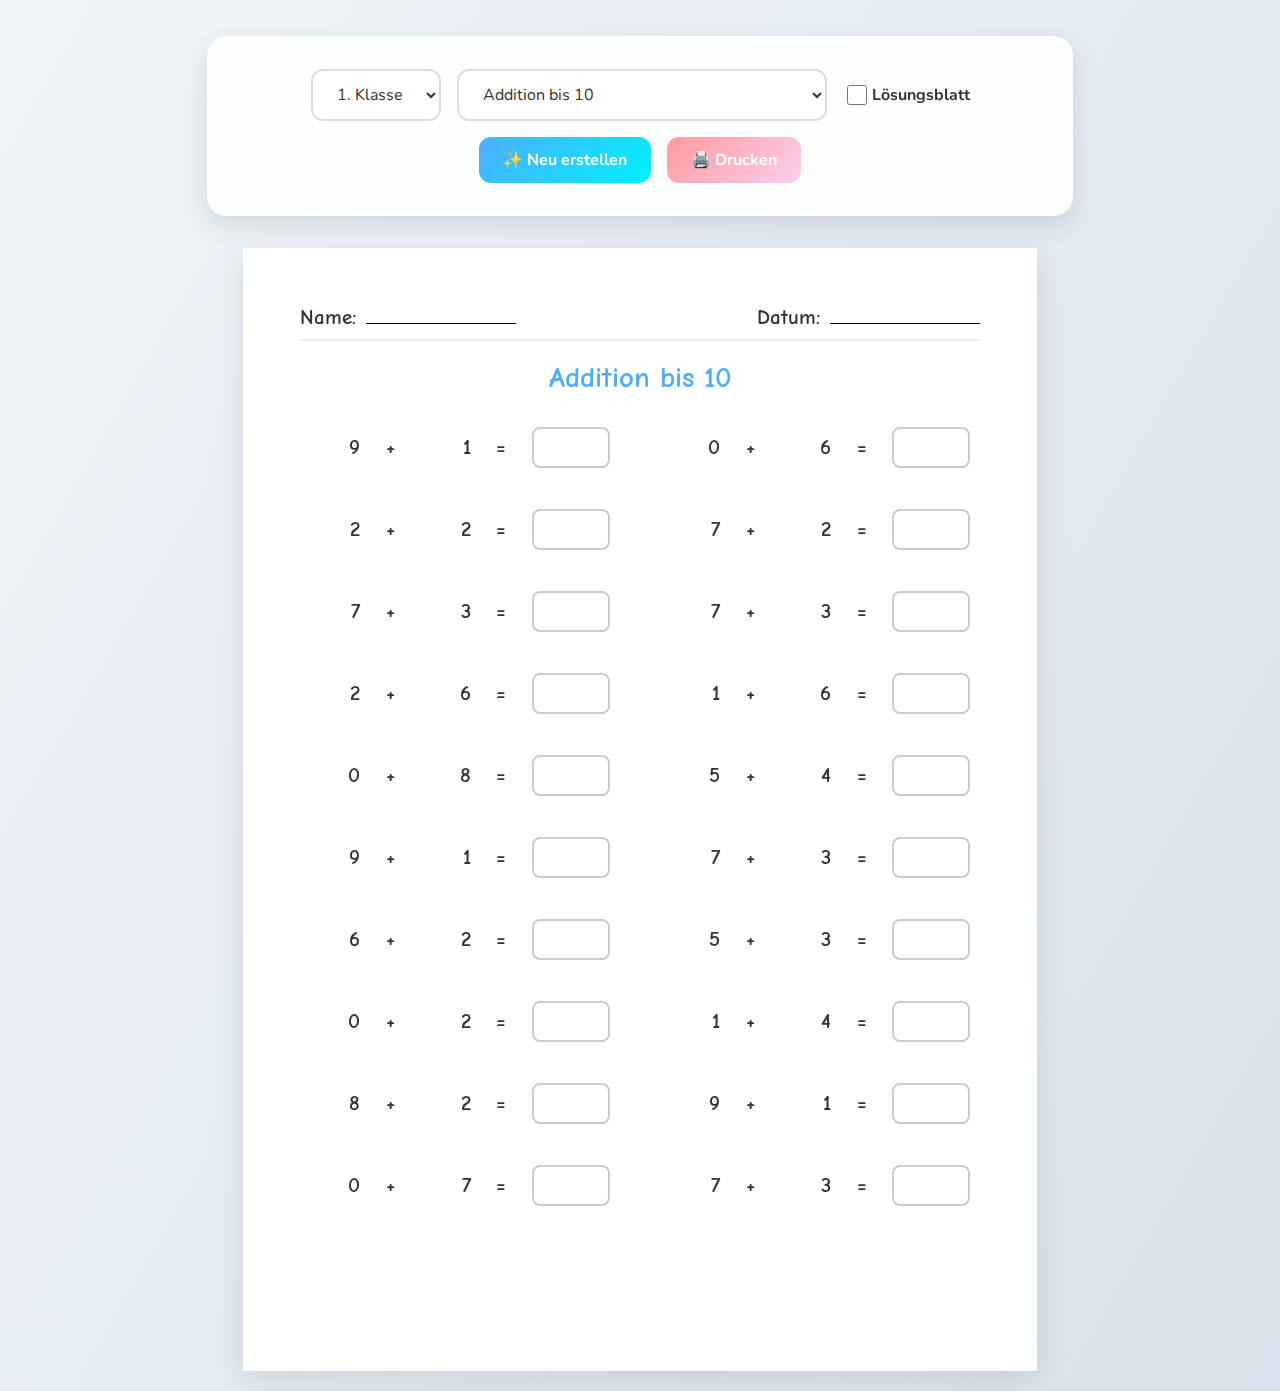
<file: index.html>
<!DOCTYPE html>
<html lang="de">

<head>
    <meta charset="UTF-8">
    <meta name="viewport" content="width=device-width, initial-scale=1.0">
    <title>Mathe Arbeitsblatt Generator - 2. Klasse</title>
    <link rel="stylesheet" href="style.css">
</head>

<body>

    <div class="controls">
        <select id="gradeSelector" onchange="updateTopicSelector()">
            <option value="1">1. Klasse</option>
            <option value="2">2. Klasse</option>
            <option value="3">3. Klasse</option>
            <option value="4">4. Klasse</option>
            <option value="5">5. Klasse</option>
            <option value="6">6. Klasse</option>
        </select>
        <select id="topicSelector" onchange="generateSheet()">
            <!-- Options populated by JS -->
        </select>
        <div style="display:flex; align-items:center;">
            <input type="checkbox" id="solutionToggle" style="width:20px; height:20px; margin-right:5px;"
                onchange="renderCurrentState()">
            <label for="solutionToggle">Lösungsblatt</label>
        </div>
        <button class="btn-generate" onclick="generateSheet()">✨ Neu erstellen</button>
        <!-- Check button removed in favor of real-time validation -->
        <button class="btn-print" onclick="window.print()">🖨️ Drucken</button>
    </div>

    <div id="sheetsWrapper">
        <!-- Sheets will be inserted here -->
    </div>

    <script src="script.js"></script>
</body>

</html>
</file>
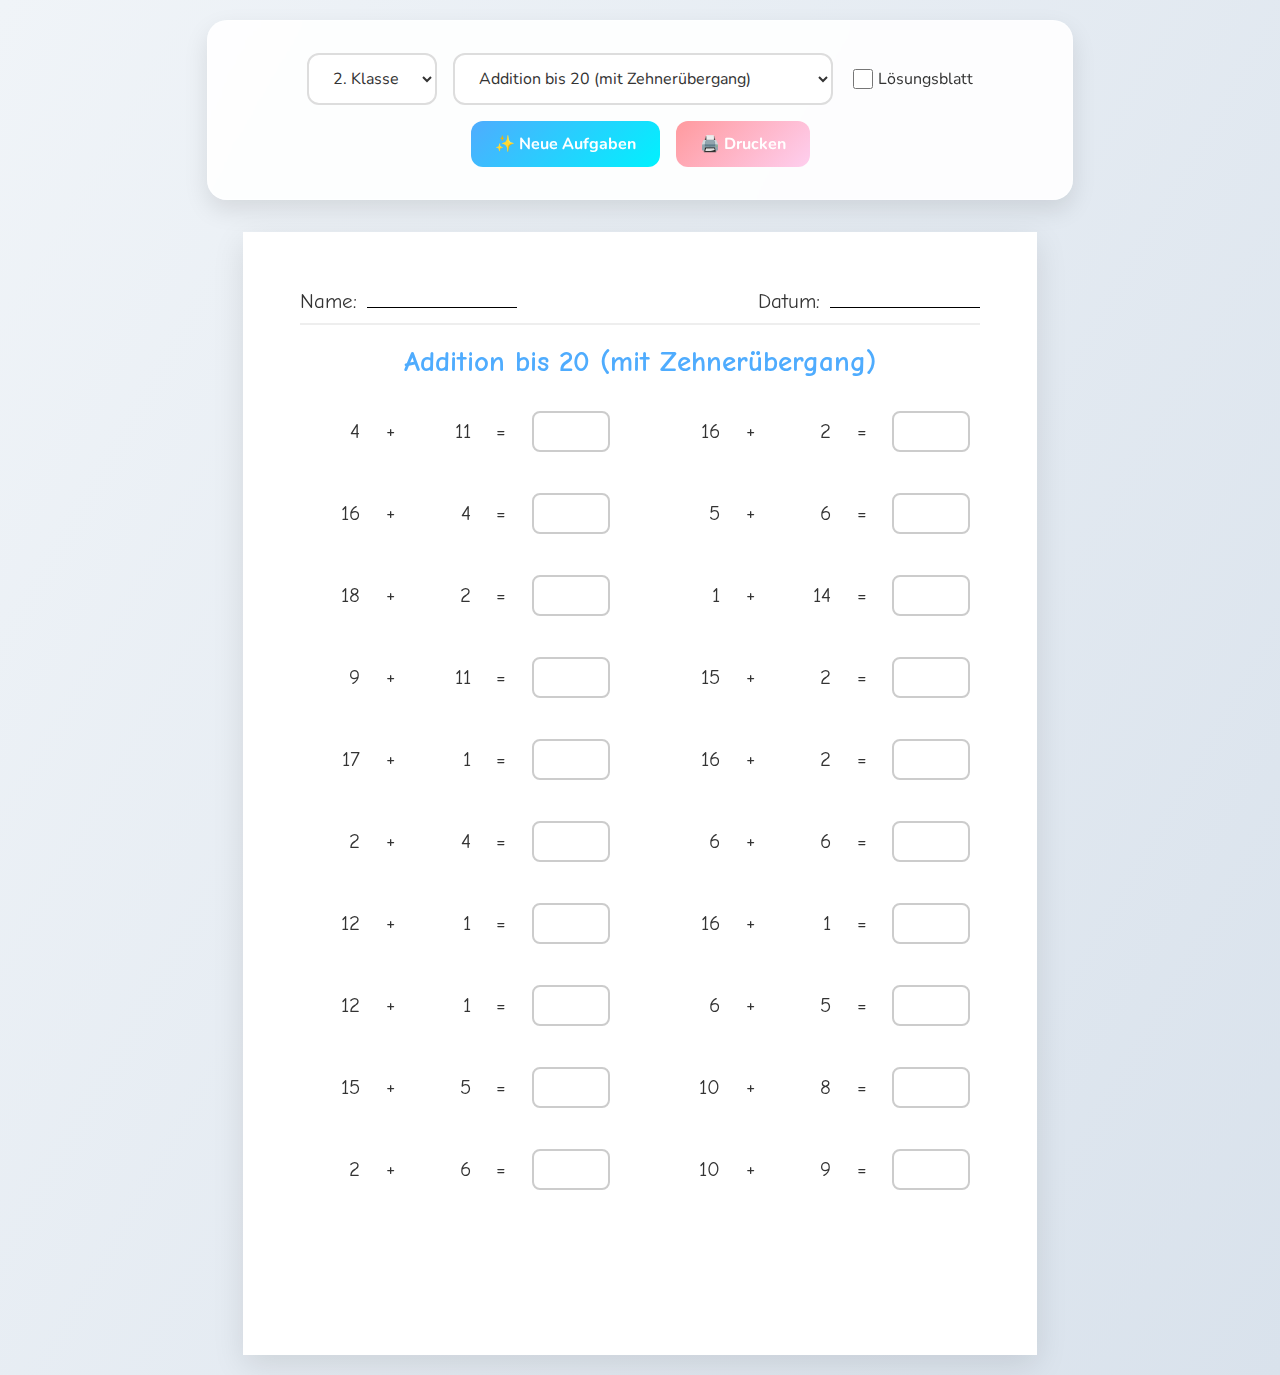
<file: math_worksheet_generator.html>
<!DOCTYPE html>
<html lang="de">

<head>
    <meta charset="UTF-8">
    <meta name="viewport" content="width=device-width, initial-scale=1.0">
    <title>Mathe Arbeitsblatt Generator - 2. Klasse</title>
    <style>
        @import url('https://fonts.googleapis.com/css2?family=Comic+Neue:wght@400;700&family=Nunito:wght@400;700&display=swap');

        :root {
            --primary-color: #4facfe;
            --secondary-color: #00f2fe;
            --accent-color: #ff9a9e;
            --text-color: #333;
            --bg-color: #f0f4f8;
            --sheet-bg: #fff;
        }

        body {
            font-family: 'Nunito', sans-serif;
            background: linear-gradient(120deg, var(--bg-color), #d9e2ec);
            color: var(--text-color);
            margin: 0;
            padding: 20px;
            min-height: 100vh;
            display: flex;
            flex-direction: column;
            align-items: center;
        }

        /* Control Panel (Screen Only) */
        .controls {
            background: rgba(255, 255, 255, 0.9);
            backdrop-filter: blur(10px);
            padding: 2rem;
            border-radius: 20px;
            box-shadow: 0 10px 25px rgba(0, 0, 0, 0.1);
            margin-bottom: 2rem;
            display: flex;
            gap: 1rem;
            flex-wrap: wrap;
            justify-content: center;
            align-items: center;
            width: 100%;
            max-width: 800px;
            border: 1px solid rgba(255, 255, 255, 0.5);
        }

        select {
            padding: 12px 20px;
            font-size: 1rem;
            border-radius: 12px;
            border: 2px solid #ddd;
            background-color: white;
            color: var(--text-color);
            cursor: pointer;
            outline: none;
            transition: border-color 0.3s;
            font-family: 'Nunito', sans-serif;
        }

        select:focus {
            border-color: var(--primary-color);
        }

        button {
            padding: 12px 24px;
            font-size: 1rem;
            font-weight: 700;
            border: none;
            border-radius: 12px;
            cursor: pointer;
            transition: transform 0.2s, box-shadow 0.2s;
            font-family: 'Nunito', sans-serif;
        }

        .btn-generate {
            background: linear-gradient(135deg, var(--primary-color), var(--secondary-color));
            color: white;
        }

        .btn-print {
            background: linear-gradient(135deg, var(--accent-color), #fecfef);
            color: white;
        }

        .btn-check {
            background: linear-gradient(135deg, #42e695, #3bb2b8);
            color: white;
        }

        button:hover {
            transform: translateY(-2px);
            box-shadow: 0 5px 15px rgba(0, 0, 0, 0.15);
        }

        /* Print Optimization */
        @page {
            size: A4;
            margin: 0;
            /* Let the body/sheet handle margins */
        }

        /* Worksheet (Screen Preview & Print) */
        .sheet {
            background: var(--sheet-bg);
            width: 210mm;
            min-height: 297mm;
            padding: 15mm;
            /* Reduced padding */
            box-sizing: border-box;
            box-shadow: 0 10px 30px rgba(0, 0, 0, 0.1);
            position: relative;
            font-family: 'Comic Neue', cursive;
            font-size: 16pt;
            /* Slightly smaller font */
            margin: auto;
            /* Center on screen */
        }

        .sheet-header {
            display: flex;
            justify-content: space-between;
            margin-bottom: 20px;
            /* Reduced margin */
            border-bottom: 2px solid #eee;
            padding-bottom: 10px;
        }

        .header-field {
            display: flex;
            align-items: baseline;
            gap: 10px;
        }

        .line {
            border-bottom: 1px solid #000;
            width: 150px;
            display: inline-block;
        }

        h1 {
            text-align: center;
            color: var(--primary-color);
            margin-bottom: 25px;
            /* Reduced margin */
            font-size: 22pt;
            /* Slightly smaller */
            margin-top: 0;
        }

        .problem-grid {
            display: grid;
            grid-template-columns: 1fr 1fr;
            column-gap: 40px;
            row-gap: 25px;
            /* Reduced gap */
        }

        .problem {
            display: flex;
            justify-content: space-between;
            align-items: center;
            padding: 8px 10px;
            /* Reduced padding */
            /* border-bottom: 1px dashed #eee; */
            /* Optional guide lines */
        }

        .number {
            width: 50px;
            /* Adjusted width */
            text-align: right;
        }

        .operator {
            width: 25px;
            text-align: center;
        }

        .equals {
            width: 25px;
            text-align: center;
        }

        .answer-box {
            width: 70px;
            height: 35px;
            border: 2px solid #ccc;
            border-radius: 8px;
            background-color: #fafafa;
            display: inline-block;
            vertical-align: middle;
        }

        /* Input Styles */
        input.answer-input {
            width: 70px;
            height: 35px;
            border: 2px solid #ccc;
            border-radius: 8px;
            background-color: #fff;
            font-family: 'Comic Neue', cursive;
            font-size: 16pt;
            text-align: center;
            color: var(--text-color);
            outline: none;
            transition: all 0.3s ease;
        }

        input.answer-input:focus {
            border-color: var(--primary-color);
            box-shadow: 0 0 5px rgba(79, 172, 254, 0.5);
        }

        input.answer-input.correct {
            border-color: #2ecc71;
            background-color: #e8f8f5;
            color: #27ae60;
        }

        input.answer-input.incorrect {
            border-color: #e74c3c;
            background-color: #fadbd8;
            color: #c0392b;
        }

        .footer {
            position: absolute;
            /* Fix footer to bottom */
            bottom: 15mm;
            left: 0;
            width: 100%;
            text-align: center;
            color: #888;
            font-size: 10pt;
        }

        /* Motivational Emoji */
        .mascot {
            position: absolute;
            bottom: 15mm;
            /* Match footer area */
            right: 15mm;
            /* Match padding */
            font-size: 3rem;
            opacity: 0.8;
        }

        /* Rechenmauer (Pyramid) Styles */
        .pyramid-container {
            display: flex;
            flex-direction: column;
            align-items: center;
            gap: 5px;
            margin-bottom: 20px;
        }

        .pyramid-row {
            display: flex;
            justify-content: center;
            gap: 5px;
            /* Gap between bricks */
        }

        .brick {
            width: 60px;
            height: 35px;
            border: 2px solid #333;
            display: flex;
            justify-content: center;
            align-items: center;
            font-size: 14pt;
            background-color: #fff;
            position: relative;
        }

        /* Input brick vs Fixed brick styling */
        .brick.input {
            background-color: #fafafa;
            color: transparent;
            /* Text hidden if it was there contextually, but mainly we use empty div */
        }

        /* Ensure inputs fit in bricks if we used input elements, but we might just use empty bricks for kids to write in */
        input.brick-input {
            width: 100%;
            height: 100%;
            border: none;
            text-align: center;
            font-family: inherit;
            font-size: inherit;
            background: transparent;
            color: inherit;
            outline: none;
        }

        .brick.input.correct {
            background-color: #e8f8f5;
            border-color: #2ecc71;
            color: #27ae60;
        }

        .brick.input.incorrect {
            background-color: #fadbd8;
            border-color: #e74c3c;
            color: #c0392b;
        }

        @media print {

            body,
            html {
                margin: 0;
                padding: 0;
                background: none;
                width: 210mm;
                height: auto;
            }

            /* Ensure pyramids don't break across pages awkwardly (though grid handles most) */
            .pyramid-container {
                page-break-inside: avoid;
            }

            .controls {
                display: none;
            }

            /* Print friendly inputs */
            input.answer-input,
            input.brick-input {
                border: 2px solid #ccc;
                /* Maintain border for writing */
                background: none;
                color: transparent;
                /* Hide user answers when printing empty sheets, but show if we want? Usually we want empty.*/
            }

            /* Actually, if user wants to print the filled sheet -> color: black. 
               If user wants to print empty sheet -> they just generate and print. 
               So Color should be black. */
            input.answer-input,
            input.brick-input {
                color: #000;
            }

            .sheet {
                box-shadow: none;
                margin: 0;
                width: 100%;
                height: auto;
                page-break-after: always;
                break-after: page;
                border: none;
            }

            .sheet:last-child {
                page-break-after: auto;
                break-after: auto;
            }
        }
    </style>
</head>

<body>

    <div class="controls">
        <select id="gradeSelector" onchange="updateTopicSelector()">
            <option value="1">1. Klasse</option>
            <option value="2" selected>2. Klasse</option>
            <option value="3">3. Klasse</option>
        </select>
        <select id="topicSelector">
            <!-- Options populated by JS -->
        </select>
        <div style="display:flex; align-items:center;">
            <input type="checkbox" id="solutionToggle" style="width:20px; height:20px; margin-right:5px;"
                onchange="renderCurrentState()">
            <label for="solutionToggle">Lösungsblatt</label>
        </div>
        <button class="btn-generate" onclick="generateSheet()">✨ Neue Aufgaben</button>
        <!-- Check button removed in favor of real-time validation -->
        <button class="btn-print" onclick="window.print()">🖨️ Drucken</button>
    </div>

    <div id="sheetsWrapper">
        <!-- Sheets will be inserted here -->
    </div>

    <script>
        const mascots = ['🦊', '🦉', '🦁', '🐼', '🐨', '🐯', '🦄', '🦖'];

        const GRADE_TOPICS = {
            '1': [
                { value: 'add_10', text: 'Addition bis 10' },
                { value: 'sub_10', text: 'Subtraktion bis 10' },
                { value: 'add_20_simple', text: 'Addition bis 20 (ohne Zehnerübergang)' },
                { value: 'sub_20_simple', text: 'Subtraktion bis 20 (ohne Zehnerübergang)' },
                { value: 'bonds_10', text: 'Verliebte Zahlen (bis 10)' },
                { value: 'rechenmauer_10', text: 'Kleine Rechenmauern (bis 10)' }
            ],
            '2': [
                { value: 'add_20', text: 'Addition bis 20 (mit Zehnerübergang)' },
                { value: 'sub_20', text: 'Subtraktion bis 20 (mit Zehnerübergang)' },
                { value: 'add_100_simple', text: 'Addition bis 100 (ohne Zehnerübergang)' },
                { value: 'add_100_carry', text: 'Addition bis 100 (mit Zehnerübergang)' },
                { value: 'sub_100_simple', text: 'Subtraktion bis 100 (ohne Zehnerübergang)' },
                { value: 'sub_100_carry', text: 'Subtraktion bis 100 (mit Zehnerübergang)' },
                { value: 'mult_2_5_10', text: 'Kleines 1x1 (2er, 5er, 10er)' },
                { value: 'mult_all', text: 'Kleines 1x1 (Gemischt)' },
                { value: 'div_2_5_10', text: 'Geteilt (2er, 5er, 10er)' },
                { value: 'rechenmauer', text: 'Rechenmauern (Zahlenmauern)' },
                { value: 'rechenmauer_4', text: 'Rechenmauern (4 Ebenen)' },
                { value: 'doubling_halving', text: 'Halbieren und Verdoppeln' },
                { value: 'word_problems', text: 'Sachrechnen (Textaufgaben)' }
            ],
            '3': [
                { value: 'add_1000', text: 'Addition bis 1000' },
                { value: 'sub_1000', text: 'Subtraktion bis 1000' },
                { value: 'mult_advanced', text: 'Erweitertes 1x1 (bis 20)' }, // Or large mult placeholders
                { value: 'div_100', text: 'Division (bis 100 ohne Rest)' },
                { value: 'div_remainder', text: 'Division (mit Rest - Basis)' },
                { value: 'rechenmauer_100', text: 'Große Rechenmauern (bis 100)' }
            ]
        };

        function updateTopicSelector() {
            const grade = document.getElementById('gradeSelector').value;
            const topicSelector = document.getElementById('topicSelector');
            const topics = GRADE_TOPICS[grade];

            topicSelector.innerHTML = '';
            topics.forEach(t => {
                const opt = document.createElement('option');
                opt.value = t.value;
                opt.textContent = t.text;
                topicSelector.appendChild(opt);
            });

            // Trigger generation with new first topic
            generateSheet();
        }

        function getRandomInt(min, max) {
            return Math.floor(Math.random() * (max - min + 1)) + min;
        }

        function generateProblem(type) {
            let a, b, op;

            switch (type) {
                // --- GRADE 1 ---
                case 'add_10':
                    a = getRandomInt(0, 9);
                    b = getRandomInt(1, 10 - a);
                    op = '+';
                    break;
                case 'sub_10':
                    a = getRandomInt(1, 10);
                    b = getRandomInt(1, a);
                    op = '-';
                    break;
                case 'add_20_simple': // No crossing 10, e.g. 12+3
                    a = getRandomInt(10, 18); // Start at 10 to ensure teen number
                    b = getRandomInt(1, 19 - a);
                    op = '+';
                    break;
                case 'sub_20_simple': // No crossing 10, e.g. 15-3
                    a = getRandomInt(11, 19);
                    b = getRandomInt(1, a - 10); // Ensure result remains >= 10
                    op = '-';
                    break;
                case 'bonds_10': // Verliebte Zahlen: 3 + _ = 10
                    // We'll handle visual rendering in the loop, here just data
                    a = getRandomInt(0, 10);
                    return { type: 'missing_addend', a: a, sum: 10, op: '+' };

                case 'rechenmauer_10':
                    return generatePyramid(10);

                // --- GRADE 2 (Legacy + Refined) ---
                case 'add_20':
                    // Keep existing logic: random sum to 20
                    a = getRandomInt(1, 19);
                    b = getRandomInt(1, 20 - a);
                    op = '+';
                    break;
                case 'sub_20':
                    a = getRandomInt(1, 20);
                    b = getRandomInt(1, a);
                    op = '-';
                    break;
                case 'add_100_simple': // No carry
                    a = getRandomInt(1, 89);
                    {
                        let a_ones = a % 10;
                        b = getRandomInt(1, 99 - a);
                        while ((b % 10) + a_ones >= 10) {
                            b = getRandomInt(1, 99 - a);
                        }
                    }
                    op = '+';
                    break;
                case 'add_100_carry': // Forced carry
                    do {
                        a = getRandomInt(10, 89);
                        b = getRandomInt(1, 99 - a);
                    } while ((a % 10) + (b % 10) < 10);
                    op = '+';
                    break;
                case 'sub_100_simple': // No borrowing
                    a = getRandomInt(10, 99);
                    {
                        let max_b_ones = a % 10;
                        let max_b_tens = Math.floor(a / 10);
                        let b_tens = getRandomInt(0, max_b_tens);
                        let b_ones = getRandomInt(0, max_b_ones);
                        b = b_tens * 10 + b_ones;
                        if (b === 0) b = 1;
                    }
                    op = '-';
                    break;
                case 'sub_100_carry': // Forced borrowing
                    do {
                        a = getRandomInt(20, 99);
                        b = getRandomInt(1, a - 1);
                    } while ((a % 10) >= (b % 10));
                    op = '-';
                    break;
                case 'mult_2_5_10':
                    b = [2, 5, 10][getRandomInt(0, 2)];
                    a = getRandomInt(1, 10);
                    op = '×';
                    break;
                case 'mult_all':
                    a = getRandomInt(1, 10);
                    b = getRandomInt(1, 10);
                    op = '×';
                    break;
                case 'div_2_5_10':
                    {
                        let divisor = [2, 5, 10][getRandomInt(0, 2)];
                        let result = getRandomInt(1, 10);
                        a = result * divisor;
                        b = divisor;
                    }
                    op = ':';
                    break;
                case 'doubling_halving':
                    {
                        const isDouble = Math.random() < 0.5;
                        if (isDouble) {
                            // Double: 1..50 -> 2..100
                            a = getRandomInt(1, 50);
                            return { type: 'doubling_halving', subtype: 'double', val: a, answer: a * 2 };
                        } else {
                            // Halve: Even numbers 2..100
                            let val = getRandomInt(1, 50) * 2;
                            return { type: 'doubling_halving', subtype: 'halve', val: val, answer: val / 2 };
                        }
                    }
                case 'rechenmauer':
                    return generatePyramid(100, 3);
                case 'rechenmauer_4':
                    return generatePyramid(100, 4);
                case 'word_problems':
                    // Existing word problems (could be graded too, but keeping simple for now)
                    const problems = [
                        { q: "Lisa hat 5 Äpfel. Sie kauft 3 dazu. Wie viele hat sie?", a: 8 },
                        { q: "Tom hat 10 Ballons. 2 fliegen weg. Wie viele bleiben?", a: 8 },
                        { q: "Eine Katze hat 4 Beine. Wie viele Beine haben 2 Katzen?", a: 8 },
                        { q: "Oma backt 12 Kekse. Sie verteilt sie an 3 Enkel. Wie viele kriegt jeder?", a: 4 },
                        { q: "Im Bus sind 5 Leute. An der Haltestelle steigen 4 ein. Wie viele sind es?", a: 9 },
                        { q: "Max hat 20 Franken. Ein Buch kostet 15. Wie viel bleibt übrig?", a: 5 }
                    ];
                    return { type: 'text', ...problems[getRandomInt(0, problems.length - 1)] };

                // --- GRADE 3 ---
                case 'add_1000':
                    a = getRandomInt(100, 899);
                    b = getRandomInt(1, 999 - a);
                    op = '+';
                    break;
                case 'sub_1000':
                    a = getRandomInt(100, 999);
                    b = getRandomInt(1, a - 1);
                    op = '-';
                    break;
                case 'mult_advanced':
                    // e.g. 15 * 4
                    a = getRandomInt(11, 20);
                    b = getRandomInt(2, 6); // Keep multipliers manageable
                    op = '×';
                    break;
                case 'div_100':
                    {
                        // Inverse of 1x1 mixed
                        let divisor = getRandomInt(2, 9);
                        let result = getRandomInt(2, 10);
                        a = result * divisor;
                        b = divisor;
                    }
                    op = ':';
                    break;
                case 'div_remainder':
                    {
                        // a / b = result R remainder
                        let divisor = getRandomInt(2, 9);
                        let result = getRandomInt(2, 10);
                        let remainder = getRandomInt(1, divisor - 1);
                        a = (result * divisor) + remainder;
                        b = divisor;
                    }
                    op = ':';
                    return { type: 'div_remainder', a, b, op };

                case 'rechenmauer_100': // Actually same as grade 2 limit but user might want harder masking? 
                    // Let's go up to 200 for grade 3? Or just stick to 100 but maybe harder start?
                    // Standard Grade 3 adds numbers up to 1000, so pyramid sum could go higher?
                    // Defaulting to 200 top.
                    return generatePyramid(200, 3);
            }
            return { a, b, op };
        }

        function generatePyramid(maxTop, levels = 3) {
            let values = [];
            let mask = [];

            // Re-implementing generation bottom-up with flat array
            // Layers are stored sequentially bottom to top.
            let top;
            do {
                values = [];
                // 1. Generate Base
                let baseCount = levels;
                let maxBase = Math.floor(maxTop / (2 ** (levels - 1)));
                if (maxBase < 1) maxBase = 1;

                // Push base layer
                for (let i = 0; i < baseCount; i++) {
                    values.push(getRandomInt(1, maxBase));
                }

                // 2. Calculate upper layers
                let currentLayerStart = 0;
                let currentLayerLength = baseCount;

                for (let l = 1; l < levels; l++) {
                    // Next layer has currentLayerLength - 1 elements
                    for (let i = 0; i < currentLayerLength - 1; i++) {
                        let val = values[currentLayerStart + i] + values[currentLayerStart + i + 1];
                        values.push(val);
                    }
                    currentLayerStart += currentLayerLength;
                    currentLayerLength--;
                }

                top = values[values.length - 1];

            } while (top > maxTop);

            // Generate Mask
            // Just simple random masking for now. 
            const totalItems = values.length;
            const itemsToHide = Math.floor(totalItems * 0.5); // 50% hidden

            mask = new Array(totalItems).fill(false);

            // Ensure we don't hide everything.
            let hiddenCount = 0;
            while (hiddenCount < itemsToHide) {
                let idx = getRandomInt(0, totalItems - 1);
                if (!mask[idx]) {
                    mask[idx] = true;
                    hiddenCount++;
                }
            }

            return {
                type: 'pyramid',
                levels: levels,
                values: values,
                mask: mask
            };
        }

        // --- NEW RENDERING ARCHITECTURE ---

        function generateProblemsData(type, count) {
            const data = [];
            for (let i = 0; i < count; i++) {
                data.push(generateProblem(type));
            }
            return data;
        }

        function createProblemElement(problemData, isSolution) {
            const problemDiv = document.createElement('div');
            problemDiv.className = 'problem';

            if (problemData.type === 'text') {
                problemDiv.style.flexDirection = 'column';
                problemDiv.style.alignItems = 'flex-start';
                problemDiv.style.borderBottom = '1px solid #eee';
                problemDiv.style.paddingBottom = '10px';

                const answerVal = isSolution ? problemData.a : '';
                const correctClass = isSolution ? 'correct-answer-show' : ''; // custom class if needed

                problemDiv.innerHTML = `
                        <div style="font-size: 14pt; margin-bottom:10px;">${problemData.q}</div>
                        <div style="display:flex; gap:10px; align-items:center; width:100%; justify-content: flex-end;">
                            <span>Antwort:</span>
                            <input type="number" class="answer-input ${correctClass}" style="width:100px;" 
                                   data-expected="${problemData.a}" 
                                   value="${answerVal}" 
                                   oninput="validateInput(this)" 
                                   ${isSolution ? 'readonly style="color:var(--primary-color); font-weight:bold;"' : ''}>
                        </div>
                    `;

            } else if (problemData.type === 'pyramid') {
                const v = problemData.values;
                const m = problemData.mask;
                const levels = problemData.levels || 3;

                const renderBrick = (idx) => {
                    if (idx >= v.length) return '';
                    const val = v[idx];
                    const isHidden = m[idx];

                    if (isHidden) {
                        const valueToFill = isSolution ? val : '';
                        const style = isSolution ? 'color:var(--primary-color); font-weight:bold;' : '';
                        return `<div class="brick input"><input type="number" class="brick-input answer-input" 
                                    data-expected="${val}" 
                                    value="${valueToFill}"
                                    oninput="validateInput(this)"
                                    ${isSolution ? 'readonly' : ''} style="${style}"></div>`;
                    } else {
                        return `<div class="brick">${val}</div>`;
                    }
                };

                let html = '<div class="pyramid-container">';

                let currentStartIndex = 0;
                let rowStarts = [];
                let currentRowLen = levels;
                for (let l = 0; l < levels; l++) {
                    rowStarts.push(currentStartIndex);
                    currentStartIndex += currentRowLen;
                    currentRowLen--;
                }

                // Render from Top (last layer) down to Base (layer 0)
                for (let l = levels - 1; l >= 0; l--) {
                    let startIdx = rowStarts[l];
                    let count = levels - l;

                    html += '<div class="pyramid-row">';
                    for (let i = 0; i < count; i++) {
                        html += renderBrick(startIdx + i);
                    }
                    html += '</div>';
                }

                html += '</div>';

                problemDiv.innerHTML = html;
                problemDiv.style.display = 'block';
                problemDiv.style.padding = '0';

            } else if (problemData.type === 'missing_addend') {
                const { a, sum, op } = problemData;
                const expected = sum - a;
                const val = isSolution ? expected : '';
                const style = isSolution ? 'color:var(--primary-color); font-weight:bold;' : '';

                problemDiv.innerHTML = `
                        <span class="number">${a}</span>
                        <span class="operator">${op}</span>
                        <input type="number" class="answer-input" style="width:50px; margin:0 5px; ${style}" 
                               data-expected="${expected}" 
                               value="${val}"
                               oninput="validateInput(this)" ${isSolution ? 'readonly' : ''}>
                        <span class="equals">=</span>
                        <span class="number">${sum}</span>
                    `;

            } else if (problemData.type === 'div_remainder') {
                const { a, b, op } = problemData;
                const quotient = Math.floor(a / b);
                const remainder = a % b;

                const valQ = isSolution ? quotient : '';
                const valR = isSolution ? remainder : '';
                const style = isSolution ? 'color:var(--primary-color); font-weight:bold;' : '';

                problemDiv.innerHTML = `
                        <span class="number">${a}</span>
                        <span class="operator">${op}</span>
                        <span class="number">${b}</span>
                        <span class="equals">=</span>
                        <input type="number" class="answer-input" style="width:40px; margin-right:5px; ${style}" 
                               data-expected="${quotient}" value="${valQ}" oninput="validateInput(this)" ${isSolution ? 'readonly' : ''}>
                        <span style="font-size:12pt; margin-right:5px;">R</span>
                        <input type="number" class="answer-input" style="width:40px; ${style}" 
                               data-expected="${remainder}" value="${valR}" oninput="validateInput(this)" ${isSolution ? 'readonly' : ''}>
                        <input type="number" class="answer-input" style="width:40px; ${style}" 
                               data-expected="${remainder}" value="${valR}" oninput="validateInput(this)" ${isSolution ? 'readonly' : ''}>
                    `;

            } else if (problemData.type === 'doubling_halving') {
                const { subtype, val, answer } = problemData;
                const label = subtype === 'double' ? 'Verdopple:' : 'Halbiere:';
                // const icon = subtype === 'double' ? '✨2x' : '✂️½'; // Maybe too noisy? Text is engaging enough.

                const valAns = isSolution ? answer : '';
                const style = isSolution ? 'color:var(--primary-color); font-weight:bold;' : '';

                problemDiv.innerHTML = `
                        <div style="flex:1; display:flex; align-items:center; gap:10px;">
                            <span style="font-weight:bold; min-width:80px;">${label}</span>
                            <span class="number" style="text-align:center; font-size:1.2em;">${val}</span>
                        </div>
                        <span style="margin:0 10px;">➜</span>
                        <input type="number" class="answer-input" style="${style}" 
                               data-expected="${answer}" value="${valAns}" oninput="validateInput(this)" ${isSolution ? 'readonly' : ''}>
                    `;

            } else {
                // Standard
                const { a, b, op } = problemData;
                let expected;
                if (op === '+') expected = a + b;
                else if (op === '-') expected = a - b;
                else if (op === '×') expected = a * b;
                else if (op === ':') expected = a / b;

                const val = isSolution ? expected : '';
                const style = isSolution ? 'color:var(--primary-color); font-weight:bold;' : '';

                problemDiv.innerHTML = `
                        <span class="number">${a}</span>
                        <span class="operator">${op}</span>
                        <span class="number">${b}</span>
                        <span class="equals">=</span>
                        <input type="number" class="answer-input" style="${style}" data-expected="${expected}" value="${val}" oninput="validateInput(this)" ${isSolution ? 'readonly' : ''}>
                    `;
            }
            return problemDiv;
        }

        function createSheetElement(titleText, problemDataList, isSolution) {
            // Create Sheet
            const sheetDiv = document.createElement('div');
            sheetDiv.className = 'sheet';

            // Header
            const header = document.createElement('div');
            header.className = 'sheet-header';
            header.innerHTML = `
                <div class="header-field">Name: <span class="line"></span></div>
                <div class="header-field">Datum: <span class="line"></span></div>
             `;
            sheetDiv.appendChild(header);

            // Title
            const h1 = document.createElement('h1');
            h1.textContent = titleText + (isSolution ? ' (Lösungen)' : '');
            if (isSolution) h1.style.color = '#27ae60';
            sheetDiv.appendChild(h1);

            // Grid
            const grid = document.createElement('div');
            grid.className = 'problem-grid';

            // Check layout needs
            // We can infer layout from the first problem or pass it as arg
            // But existing code checked 'type' string. Let's inspect first problem to guess or stick to global 'type' passed down?
            // Simplest is to pass the 'type' string to this function or check content.
            // problemDataList[0].type ...

            // Let's rely on standard Layout unless it's a pyramid.
            const isPyramid = problemDataList.length > 0 && problemDataList[0].type === 'pyramid';

            if (isPyramid) {
                const levels = problemDataList[0].levels || 3;

                grid.style.gridTemplateColumns = '1fr 1fr';
                grid.style.columnGap = '20px';
                grid.style.rowGap = '25px';
            } else {
                grid.style.gridTemplateColumns = '1fr 1fr';
                grid.style.columnGap = '40px';
                grid.style.rowGap = '25px';
            }

            problemDataList.forEach(p => {
                grid.appendChild(createProblemElement(p, isSolution));
            });

            sheetDiv.appendChild(grid);

            sheetDiv.appendChild(grid);

            // Layout adjustments: Removed Mascot and Footer per user request

            return sheetDiv;
        }

        let currentProblemData = [];
        let currentTitle = "";

        function generateSheet() {
            const selector = document.getElementById('topicSelector');
            const type = selector.value;
            currentTitle = selector.options[selector.selectedIndex].text;

            // 1. Determine Count
            let numProblems = 20;
            if (type === 'word_problems') numProblems = 8;
            if (type === 'rechenmauer_4') numProblems = 6; // 4-layer pyramids are large
            else if (type.includes('rechenmauer')) numProblems = 9; // 3-layer pyramids


            // 2. Generate Data
            currentProblemData = generateProblemsData(type, numProblems);

            // 3. Render
            renderCurrentState();
        }

        function renderCurrentState() {
            const wrapper = document.getElementById('sheetsWrapper');
            const showSolutions = document.getElementById('solutionToggle').checked;

            wrapper.innerHTML = '';

            // Render Worksheet
            const worksheet = createSheetElement(currentTitle, currentProblemData, false);
            wrapper.appendChild(worksheet);

            // Render Solution Sheet if requested
            if (showSolutions) {
                const solutionSheet = createSheetElement(currentTitle, currentProblemData, true);
                wrapper.appendChild(solutionSheet);
            }
        }

        function validateInput(input) {
            const expected = parseInt(input.dataset.expected);
            const value = parseInt(input.value);

            // For pyramids, the parent brick needs styling
            const isBrick = input.classList.contains('brick-input');
            const target = isBrick ? input.parentElement : input;

            if (isNaN(value)) {
                // If empty or invalid, just remove classes for neutral state
                target.classList.remove('correct', 'incorrect');
                return;
            }

            if (value === expected) {
                target.classList.add('correct');
                target.classList.remove('incorrect');
                checkAllDone();
            } else {
                target.classList.add('incorrect');
                target.classList.remove('correct');
            }
        }

        function checkAllDone() {
            const inputs = document.querySelectorAll('.answer-input');
            let allCorrect = true;
            inputs.forEach(input => {
                const expected = parseInt(input.dataset.expected);
                const value = parseInt(input.value);
                // If any input is not correct or is empty, it's not all done
                if (isNaN(value) || value !== expected) {
                    allCorrect = false;
                }
            });

            const mascot = document.getElementById('mascot');
            if (allCorrect) {
                mascot.textContent = '🎉';
                // Optional: Celebration effect, but alert might be annoying if it pops up on last keystroke immediately.
                // let's just stick to mascot change.
            } else {
                // mascot.textContent = '🦊'; // Default
            }
        }

        // Initialize on load
        window.onload = function () {
            updateTopicSelector(); // This will also call generateSheet
        };
    </script>
</body>

</html>
</file>
<file: style.css>
@import url('https://fonts.googleapis.com/css2?family=Comic+Neue:wght@400;700&family=Nunito:wght@400;700&display=swap');

:root {
    --primary-color: #4facfe;
    --secondary-color: #00f2fe;
    --accent-color: #ff9a9e;
    --text-color: #333;
    --bg-color: #f0f4f8;
    --sheet-bg: #fff;
}

body {
    font-family: 'Nunito', sans-serif;
    background: linear-gradient(120deg, var(--bg-color), #d9e2ec);
    color: var(--text-color);
    margin: 0;
    padding: 20px;
    min-height: 100vh;
    display: flex;
    flex-direction: column;
    align-items: center;
    margin-top: 1rem;
    font-weight: bold;
}

.site-logo {
    position: fixed;
    top: 15px;
    right: 15px;
    width: 80px;
    /* Reduced size as requested */
    z-index: 1000;
}

/* Control Panel (Screen Only) */
.controls {
    text-align: center;
    background: rgba(255, 255, 255, 0.9);
    backdrop-filter: blur(10px);
    padding: 2rem;
    border-radius: 20px;
    box-shadow: 0 10px 25px rgba(0, 0, 0, 0.1);
    margin-bottom: 2rem;
    display: flex;
    gap: 1rem;
    flex-wrap: wrap;
    justify-content: center;
    align-items: center;
    width: 100%;
    max-width: 800px;
    border: 1px solid rgba(255, 255, 255, 0.5);
}

select {
    padding: 12px 20px;
    font-size: 1rem;
    border-radius: 12px;
    border: 2px solid #ddd;
    background-color: white;
    color: var(--text-color);
    cursor: pointer;
    outline: none;
    transition: border-color 0.3s;
    font-family: 'Nunito', sans-serif;
}

select:focus {
    border-color: var(--primary-color);
}

button {
    padding: 12px 24px;
    font-size: 1rem;
    font-weight: 700;
    border: none;
    border-radius: 12px;
    cursor: pointer;
    transition: transform 0.2s, box-shadow 0.2s;
    font-family: 'Nunito', sans-serif;
}

.btn-generate {
    background: linear-gradient(135deg, var(--primary-color), var(--secondary-color));
    color: white;
}

.btn-print {
    background: linear-gradient(135deg, var(--accent-color), #fecfef);
    color: white;
}

.btn-check {
    background: linear-gradient(135deg, #42e695, #3bb2b8);
    color: white;
}

button:hover {
    transform: translateY(-2px);
    box-shadow: 0 5px 15px rgba(0, 0, 0, 0.15);
}

/* Print Optimization */
@page {
    size: A4;
    margin: 0;
    /* Let the body/sheet handle margins */
}

/* Mobile Responsiveness */
@media screen and (max-width: 850px) {
    .controls {
        flex-direction: column;
        padding: 1rem;
        gap: 0.5rem;
        width: 90%;
    }

    select,
    button {
        width: 100%;
        font-size: 1.1rem;
        /* Hit target size */
    }

    h1 {
        font-size: 1.5rem;
    }

    body {
        padding: 10px;
        overflow-x: hidden;
        /* Prevent scrollbars from the unscaled wrapper width */
    }

    #sheetsWrapper {
        /* Will be scaled by JS, but standard CSS here */
        width: 210mm;
        /* Match sheet width to ensure no clipping before scale */
        display: flex;
        flex-direction: column;
        align-items: center;
        /* overflow: hidden; Removed to allow full content render */
    }
}

/* Worksheet (Screen Preview & Print) */
.sheet {
    background: var(--sheet-bg);
    width: 210mm;
    min-height: 297mm;
    padding: 15mm;
    /* Reduced padding */
    box-sizing: border-box;
    box-shadow: 0 10px 30px rgba(0, 0, 0, 0.1);
    position: relative;
    font-family: 'Comic Neue', cursive;
    font-size: 16pt;
    /* Slightly smaller font */
    margin: auto;
    /* Center on screen */
}

.sheet-header {
    display: flex;
    justify-content: space-between;
    margin-bottom: 20px;
    /* Reduced margin */
    border-bottom: 2px solid #eee;
    padding-bottom: 10px;
}

.header-field {
    display: flex;
    align-items: baseline;
    gap: 10px;
}

.line {
    border-bottom: 1px solid #000;
    width: 150px;
    display: inline-block;
}

h1 {
    text-align: center;
    color: var(--primary-color);
    margin-bottom: 25px;
    /* Reduced margin */
    font-size: 22pt;
    /* Slightly smaller */
    margin-top: 0;
}

.problem-grid {
    display: grid;
    grid-template-columns: 1fr 1fr;
    column-gap: 40px;
    row-gap: 25px;
    /* Reduced gap */
}

.problem {
    display: flex;
    justify-content: space-between;
    align-items: center;
    padding: 8px 10px;
    /* Reduced padding */
    /* border-bottom: 1px dashed #eee; */
    /* Optional guide lines */
}

.number {
    width: 50px;
    /* Adjusted width */
    text-align: right;
}

.operator {
    width: 25px;
    text-align: center;
}

.equals {
    width: 25px;
    text-align: center;
}

.answer-box {
    width: 70px;
    height: 35px;
    border: 2px solid #ccc;
    border-radius: 8px;
    background-color: #fafafa;
    display: inline-block;
    vertical-align: middle;
}

/* Input Styles */
input.answer-input {
    width: 70px;
    height: 35px;
    border: 2px solid #ccc;
    border-radius: 8px;
    background-color: #fff;
    font-family: 'Comic Neue', cursive;
    font-size: 16pt;
    text-align: center;
    color: var(--text-color);
    outline: none;
    transition: all 0.3s ease;
}

input.answer-input:focus {
    border-color: var(--primary-color);
    box-shadow: 0 0 5px rgba(79, 172, 254, 0.5);
}

input.answer-input.correct {
    border-color: #2ecc71;
    background-color: #e8f8f5;
    color: #27ae60;
}

input.answer-input.incorrect {
    border-color: #e74c3c;
    background-color: #fadbd8;
    color: #c0392b;
}

.clock-marker {
    position: absolute;
    top: 2px;
    width: 2px;
    height: 6px;
    background: #666;
    left: 50%;
    margin-left: -1px;
    transform-origin: 50% 48px;
    /* Radius 50px - top 2px = 48px pivot? */
    /* Actually if container is 100x100, center is 50,50. 
       If marker is at top:2px, its center-x is 50. Its y starts at 2.
       Pivot should be at y=50.
       So dist from 2 to 50 is 48.
       So origin y should be 48px?
       Let's try. */
}

.clock-container {
    display: flex;
    flex-direction: column;
    align-items: center;
    gap: 10px;
}

.clock-face {
    width: 100px;
    height: 100px;
    border: 2px solid #333;
    border-radius: 50%;
    position: relative;
    background: white;
    margin: 0 auto;
}

.clock-center {
    position: absolute;
    top: 50%;
    left: 50%;
    width: 6px;
    height: 6px;
    background: #333;
    border-radius: 50%;
    transform: translate(-50%, -50%);
    z-index: 10;
}

.clock-hand {
    position: absolute;
    bottom: 50%;
    left: 50%;
    transform-origin: bottom center;
    background: #333;
    border-radius: 2px;
}

.hand-hour {
    width: 4px;
    height: 30px;
    /* 30% of size */
    margin-left: -2px;
    z-index: 2;
}

.hand-minute {
    width: 2px;
    height: 40px;
    /* 40% of size */
    margin-left: -1px;
    z-index: 3;
    background: #000;
}

.footer {
    position: absolute;
    /* Fix footer to bottom */
    bottom: 15mm;
    left: 0;
    width: 100%;
    text-align: center;
    color: #888;
    font-size: 10pt;
}

/* Motivational Emoji */
.mascot {
    position: absolute;
    bottom: 15mm;
    /* Match footer area */
    right: 15mm;
    /* Match padding */
    font-size: 3rem;
    opacity: 0.8;
}

/* Rechenmauer (Pyramid) Styles */
.pyramid-container {
    display: flex;
    flex-direction: column;
    align-items: center;
    gap: 5px;
    margin-bottom: 20px;
}

.pyramid-row {
    display: flex;
    justify-content: center;
    gap: 5px;
    /* Gap between bricks */
}

.brick {
    width: 60px;
    height: 35px;
    border: 2px solid #333;
    display: flex;
    justify-content: center;
    align-items: center;
    font-size: 14pt;
    background-color: #fff;
    position: relative;
}

/* Input brick vs Fixed brick styling */
.brick.input {
    background-color: #fafafa;
    color: transparent;
    /* Text hidden if it was there contextually, but mainly we use empty div */
}

/* Ensure inputs fit in bricks if we used input elements, but we might just use empty bricks for kids to write in */
input.brick-input {
    width: 100%;
    height: 100%;
    border: none;
    text-align: center;
    font-family: inherit;
    font-size: inherit;
    background: transparent;
    color: inherit;
    outline: none;
}

.brick.input.correct {
    background-color: #e8f8f5;
    border-color: #2ecc71;
    color: #27ae60;
}

.brick.input.incorrect {
    background-color: #fadbd8;
    border-color: #e74c3c;
    color: #c0392b;
}

@media print {

    body,
    html {
        margin: 0;
        padding: 0;
        background: none;
        width: 210mm;
        height: auto;
    }

    /* Ensure pyramids don't break across pages awkwardly (though grid handles most) */
    .pyramid-container {
        page-break-inside: avoid;
    }

    .controls,
    #customOptions {
        display: none !important;
    }

    /* Print friendly inputs */
    /* Print friendly inputs */
    input.answer-input {
        border: 2px solid #ccc;
        background: none;
        color: #000;
    }

    /* Pyramid inputs are inside a bordered div, so they don't need a border */
    input.brick-input {
        border: none !important;
        background: transparent !important;
        box-shadow: none !important;
        outline: none !important;
        -webkit-appearance: none !important;
        appearance: none !important;
        color: #000;
    }

    .sheet {
        box-shadow: none;
        margin: 0;
        width: 100%;
        height: auto;
        page-break-after: always;
        break-after: page;
        border: none;
    }

    .sheet:last-child {
        page-break-after: auto;
        break-after: auto;
    }

    #sheetsWrapper {
        transform: none !important;
        width: auto !important;
        display: block !important;
    }
}

/* Written Arithmetic (Schriftliches Rechnen) */
.written-vertical {
    display: flex;
    flex-direction: column;
    align-items: flex-end;
    font-family: 'Courier New', Courier, monospace;
    /* Monospace for alignment */
    font-size: 1.2em;
    width: fit-content;
    margin: 0 auto;
}

.written-row {
    display: flex;
    justify-content: flex-end;
    width: 100%;
    padding-right: 5px;
}

.written-operator {
    margin-right: 10px;
}

.written-line {
    width: 100%;
    height: 0;
    border-bottom: 2px solid #000;
    margin: 2px 0;
}

.written-input {
    width: 20px;
    text-align: center;
    border: 1px solid #ccc;
    /* Helper borders */
    font-family: inherit;
    /* In print we might hide border? */
}

/* Squared Background for working out */
.squared-grid {
    width: 100%;
    height: 120px;
    margin-top: 10px;
    border: 1px solid #ccc;
    background-color: #fff;
    background-image:
        linear-gradient(#e0e0e0 1px, transparent 1px),
        linear-gradient(90deg, #e0e0e0 1px, transparent 1px);
    background-size: 20px 20px;
    /* Approx 5mm squares */
    -webkit-print-color-adjust: exact;
    print-color-adjust: exact;
}

/* Fraction Display */
.fraction {
    display: inline-block;
    text-align: center;
    vertical-align: middle;
    margin: 0 5px;
}

.fraction-top {
    display: block;
    border-bottom: 1px solid black;
    padding: 0 2px;
}

.fraction-bottom {
    display: block;
    text-align: center;
}

/* Visual Addition (10x10 Grid) */
.visual-grid-100 {
    display: grid;
    grid-template-columns: repeat(10, 1fr);
    gap: 3px;
    background: #f9f9f9;
    padding: 5px;
    border-radius: 4px;
    width: fit-content;
    margin-bottom: 5px;
}

.visual-circle {
    width: 14px;
    height: 14px;
    border-radius: 50%;
    border: 1px solid #ddd;
    box-sizing: border-box;
    -webkit-print-color-adjust: exact;
    print-color-adjust: exact;
}

.circle-empty {
    background-color: transparent;
    border-color: #bbb;
}

/* Colors for groups */
.circle-group-1 {
    background-color: var(--primary-color);
    border-color: #3a8ccf;
}

.circle-group-2 {
    background-color: #ff6b6b;
    border-color: #d64545;
}

.circle-group-3 {
    background-color: #4ecdc4;
    border-color: #3aa69e;
}

/* Input styles matching groups */
.circle-input-group-1 {
    border: 2px solid var(--primary-color);
    color: var(--primary-color);
    font-weight: bold;
}

.circle-input-group-2 {
    border: 2px solid #ff6b6b;
    color: #d64545;
    font-weight: bold;
}

.circle-input-group-3 {
    border: 2px solid #4ecdc4;
    color: #3aa69e;
    font-weight: bold;
}

#versionFooter {
    margin-top: 2rem;
    font-size: 0.8rem;
    color: #888;
    text-align: center;
    font-family: monospace;
}

@media print {
    /* Existing print styles */

    .controls,
    #customOptions,
    #versionFooter,
    .site-logo {
        display: none !important;
    }

    /* ... rest of print styles */
}
</file>
